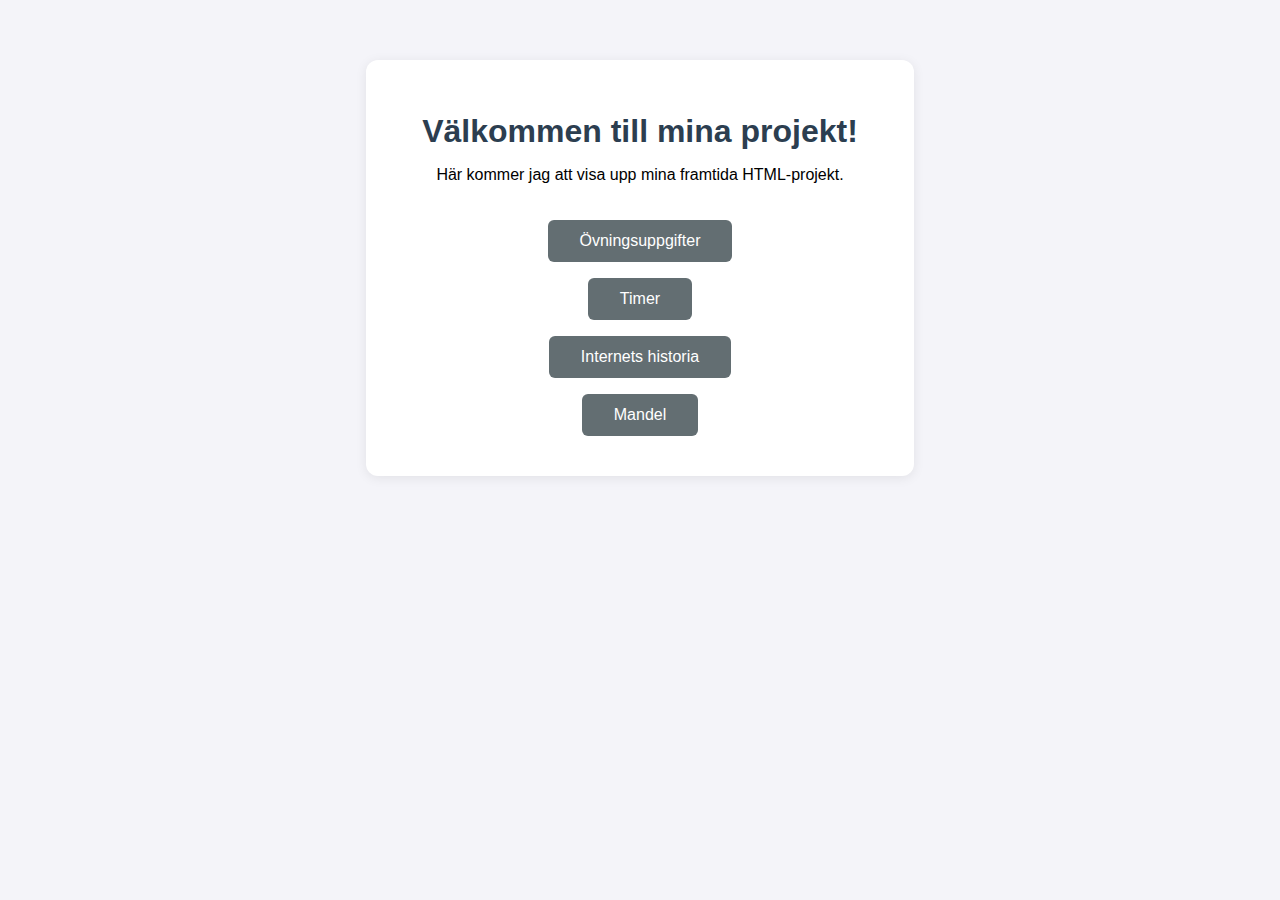
<file: index.html>
<!DOCTYPE html>
<html lang="en">
<head>
    <meta charset="UTF-8">
    <meta name="viewport" content="width=device-width, initial-scale=1.0">
    <title>Mina Projekt</title>
    <link rel="stylesheet" href="styles.css">
</head>
<body>
    <div class="container">
        <h1>Välkommen till mina projekt!</h1>
        <p>Här kommer jag att visa upp mina framtida HTML-projekt.</p>
        <div class="projects">
            <a href="ovningar.html" class="project-link" >Övningsuppgifter</a>
            <a href="timer.html" class="project-link" target="_blank">Timer</a>
            <a href="projekt2.html" class="project-link" target="_blank">Internets historia</a>
            <a href="mandelkubbspropaganda/indexmandell.html" class="project-link" target="_blank">Mandel</a> 
        </div>
    </div>
</body>
</html>
</file>
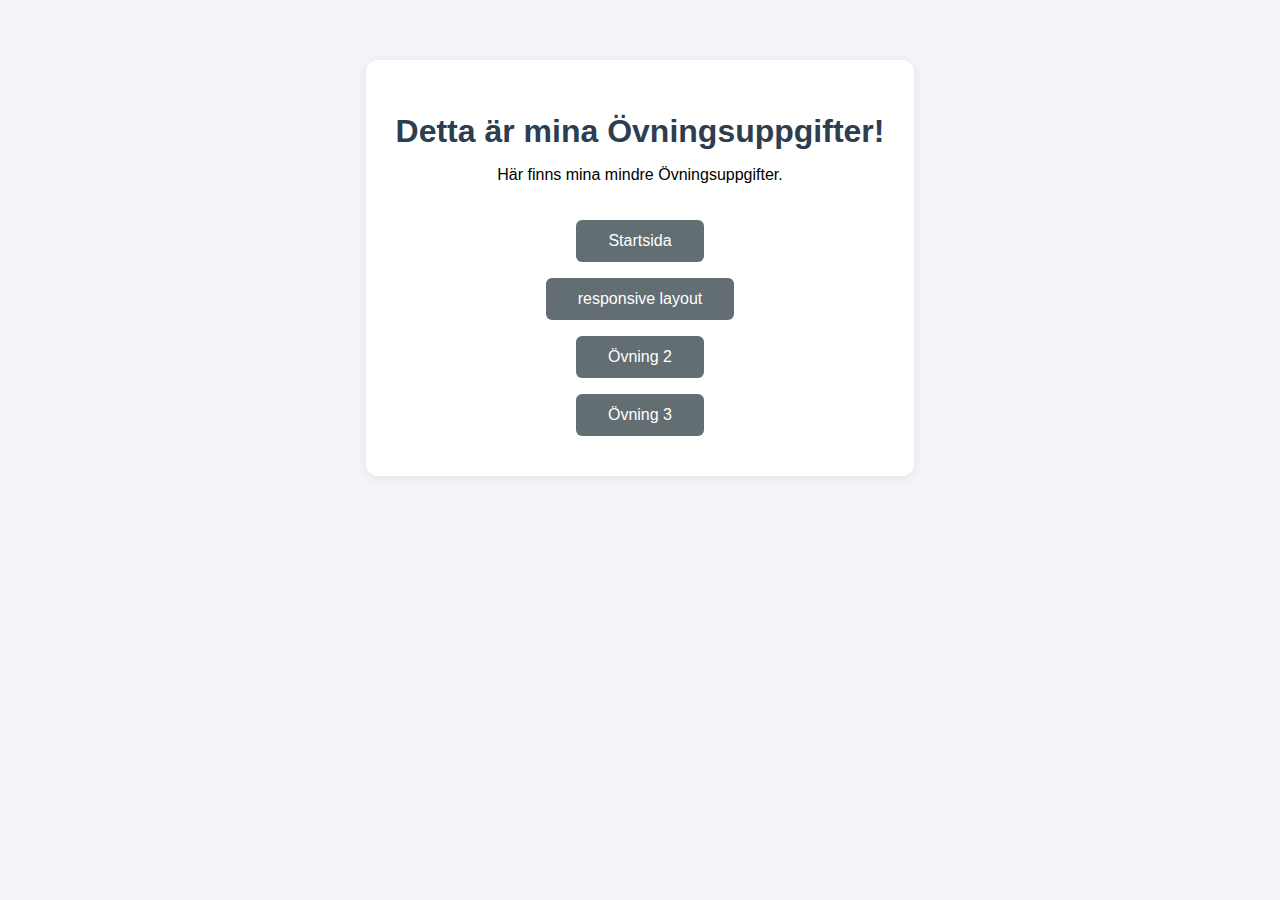
<file: ovningar.html>
<!DOCTYPE html>
<html lang="en">
<head>
    <meta charset="UTF-8">
    <meta name="viewport" content="width=device-width, initial-scale=1.0">
    <title>Övningsuppgifter</title>
    <link rel="stylesheet" href="styles.css">
</head>
<body>
    <div class="container">
        <h1>Detta är mina Övningsuppgifter!</h1>
        <p>Här finns mina mindre Övningsuppgifter.</p>
        <div class="projects">
            <a href="index.html" class="project-link" >Startsida</a>
            <a href="responsivelayout.html" class="project-link" target="_blank">responsive layout</a>
            <a href="" class="project-link" target="_blank">Övning 2</a>
            <a href="" class="project-link" target="_blank">Övning 3</a> 
        </div>
    </div>
</body>
</html>
</file>
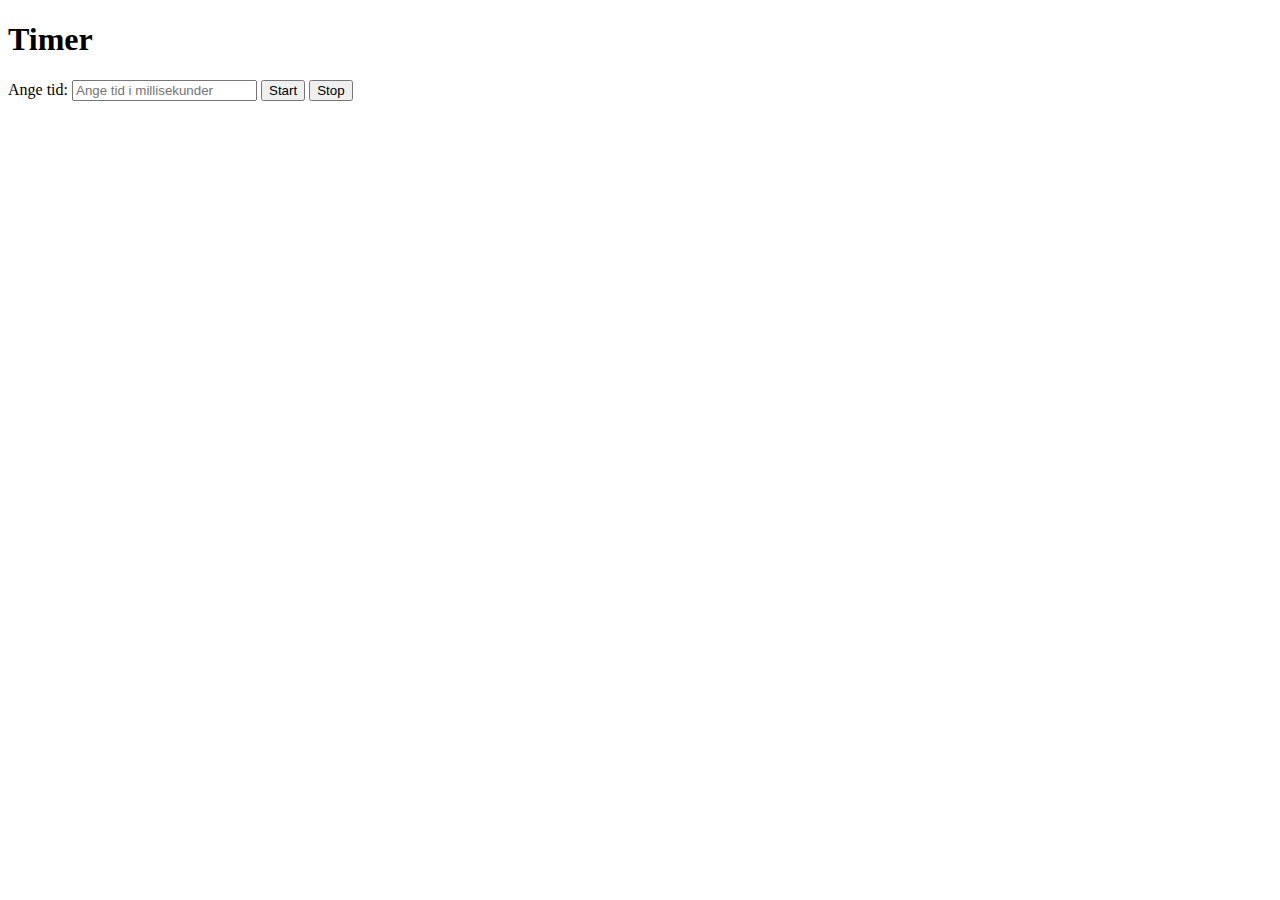
<file: projekt1.html>
<!DOCTYPE html>
<html lang="sv">
<head>
    <meta charset="UTF-8">
    <meta name="viewport" content="width=device-width, initial-scale=1.0">
    <title>Timer</title>
</head>
<body>
    <h1>Timer</h1>
    <label for="time-input">Ange tid:</label>
    <input type="number" id="time-input" placeholder="Ange tid i millisekunder">
    <button onclick="myVar = setTimeout(myFunction, document.getElementById('time-input').value)">Start</button>
    <script>
function myFunction() {
  alert("Hello");
}
</script>
    <button onclick="clearTimeout(myVar)">Stop</button>
</body>
</html>
</file>
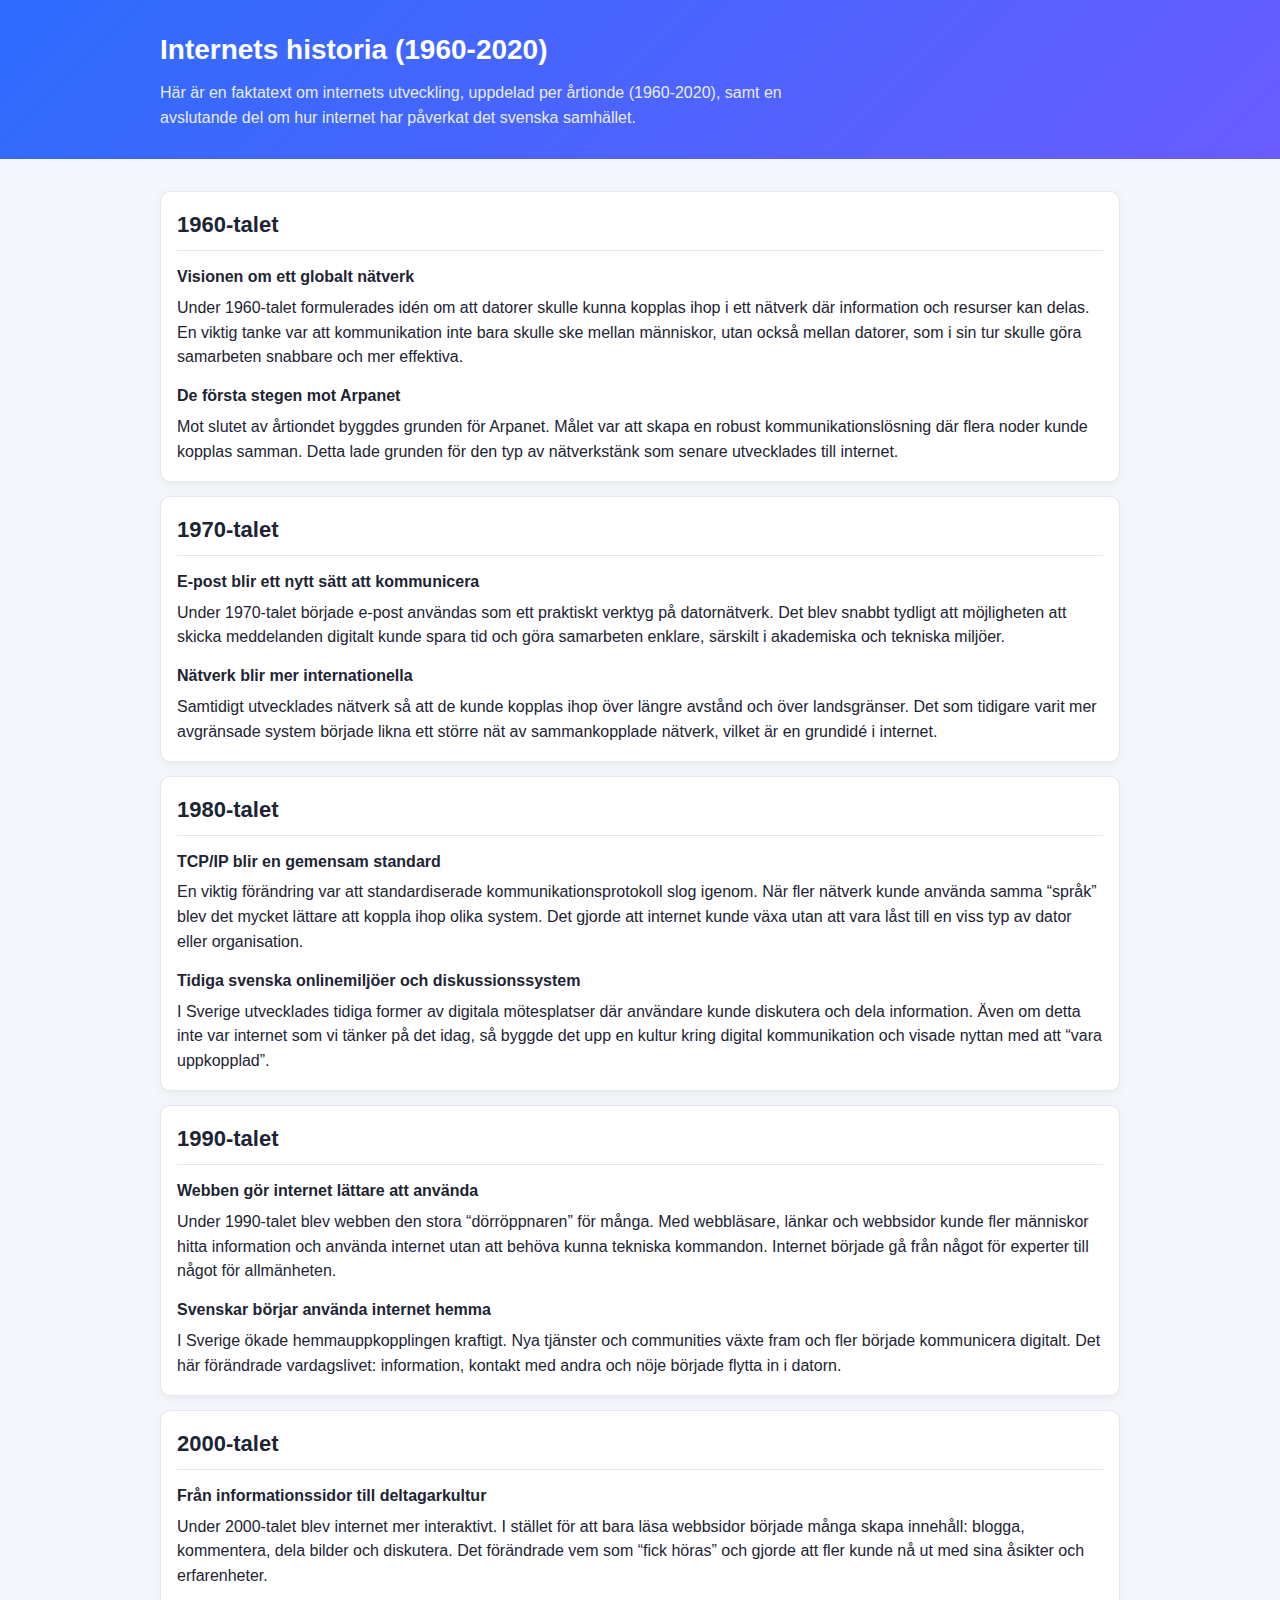
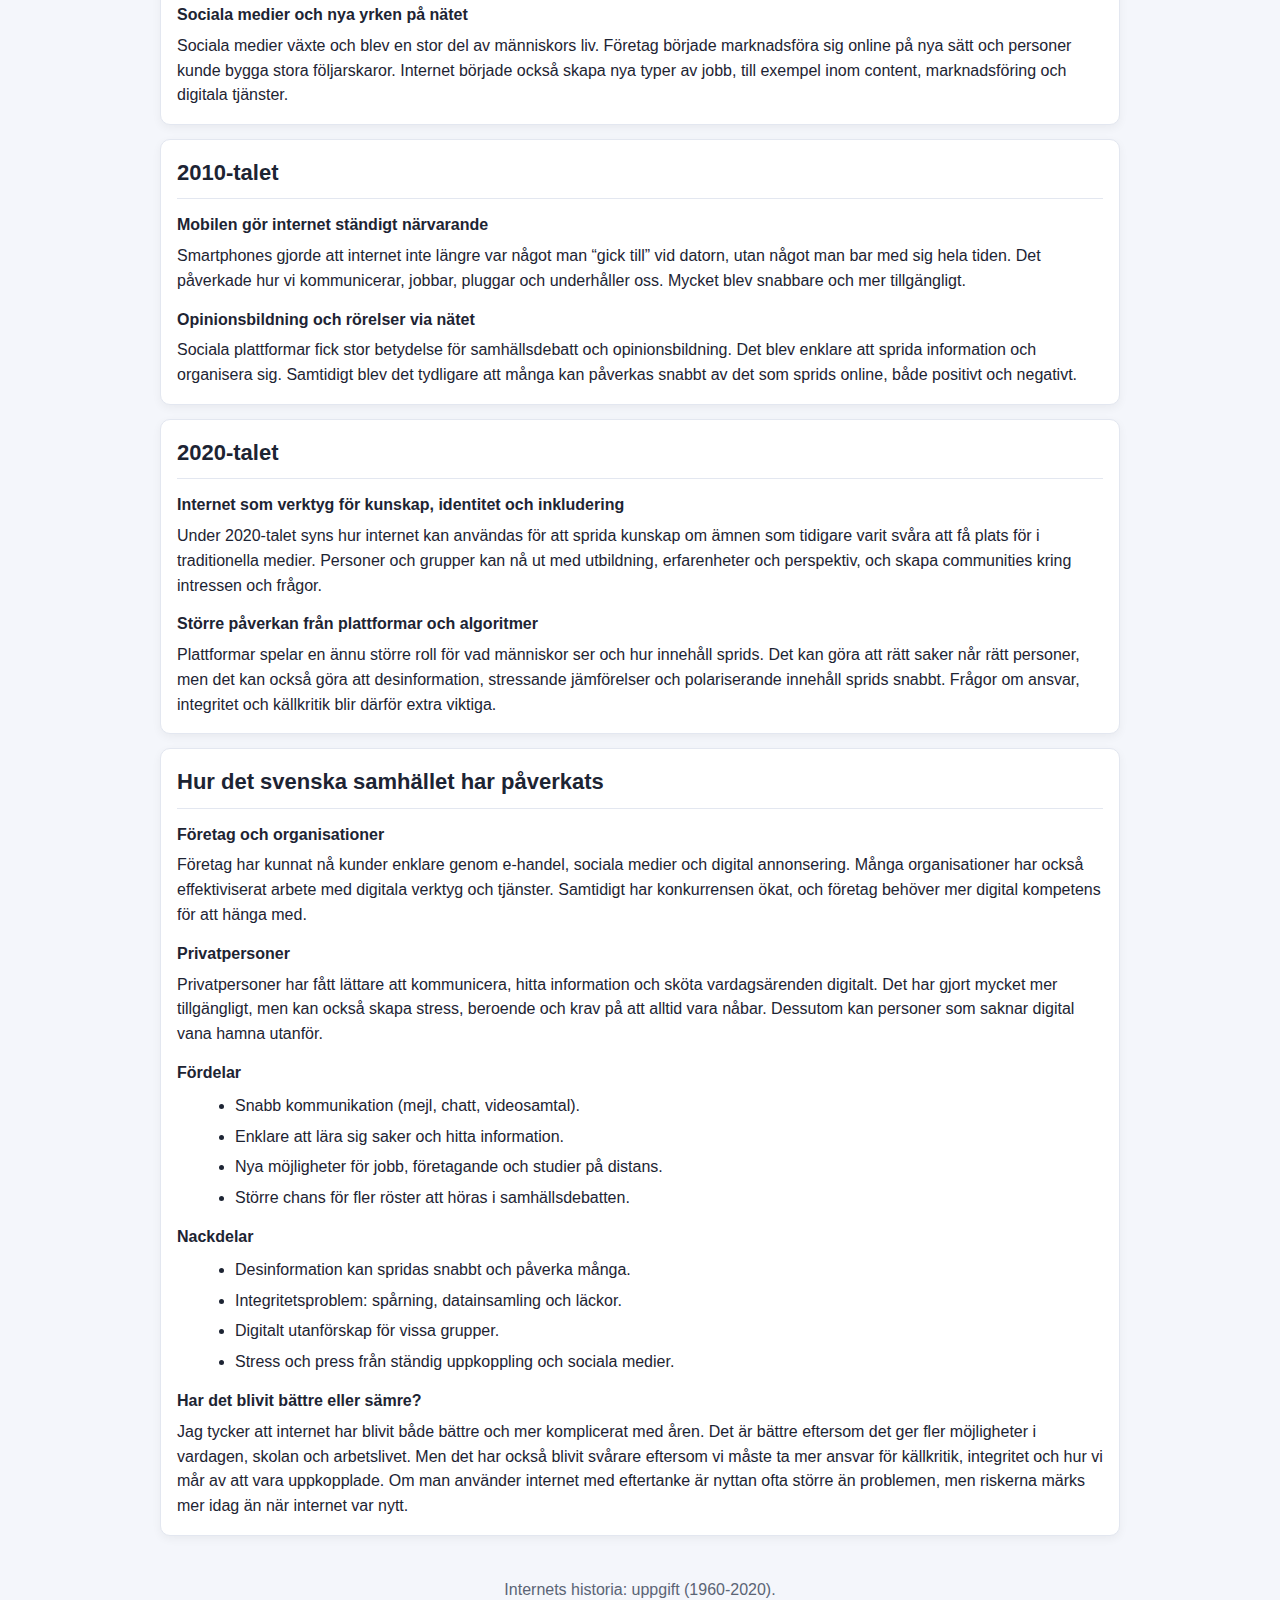
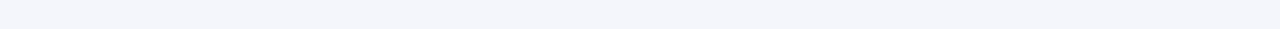
<file: projekt2.html>
<!doctype html>
<html lang="sv">
<head>
  <meta charset="utf-8" />
  <meta name="viewport" content="width=device-width, initial-scale=1" />
  <title>Internets historia</title>
  <link rel="stylesheet" href="stylehistory.css" />
</head>
<body>
  <header class="site-header">
    <div class="container">
      <h1>Internets historia (1960-2020)</h1>
      <p class="intro">
        Här är en faktatext om internets utveckling, uppdelad per årtionde (1960-2020),
        samt en avslutande del om hur internet har påverkat det svenska samhället.
      </p>
    </div>
  </header>

  <main class="container">

    <section class="card decade" id="1960">
      <h2>1960-talet</h2>

      <h3>Visionen om ett globalt nätverk</h3>
      <p>
        Under 1960-talet formulerades idén om att datorer skulle kunna kopplas ihop i ett nätverk där information
        och resurser kan delas. En viktig tanke var att kommunikation inte bara skulle ske mellan människor,
        utan också mellan datorer, som i sin tur skulle göra samarbeten snabbare och mer effektiva.
      </p>

      <h3>De första stegen mot Arpanet</h3>
      <p>
        Mot slutet av årtiondet byggdes grunden för Arpanet. Målet var att skapa en robust kommunikationslösning
        där flera noder kunde kopplas samman. Detta lade grunden för den typ av nätverkstänk som senare utvecklades
        till internet.
      </p>
    </section>

    <section class="card decade" id="1970">
      <h2>1970-talet</h2>

      <h3>E-post blir ett nytt sätt att kommunicera</h3>
      <p>
        Under 1970-talet började e-post användas som ett praktiskt verktyg på datornätverk. Det blev snabbt tydligt
        att möjligheten att skicka meddelanden digitalt kunde spara tid och göra samarbeten enklare, särskilt i
        akademiska och tekniska miljöer.
      </p>

      <h3>Nätverk blir mer internationella</h3>
      <p>
        Samtidigt utvecklades nätverk så att de kunde kopplas ihop över längre avstånd och över landsgränser.
        Det som tidigare varit mer avgränsade system började likna ett större nät av sammankopplade nätverk,
        vilket är en grundidé i internet.
      </p>
    </section>

    <section class="card decade" id="1980">
      <h2>1980-talet</h2>

      <h3>TCP/IP blir en gemensam standard</h3>
      <p>
        En viktig förändring var att standardiserade kommunikationsprotokoll slog igenom. När fler nätverk kunde
        använda samma “språk” blev det mycket lättare att koppla ihop olika system. Det gjorde att internet kunde
        växa utan att vara låst till en viss typ av dator eller organisation.
      </p>

      <h3>Tidiga svenska onlinemiljöer och diskussionssystem</h3>
      <p>
        I Sverige utvecklades tidiga former av digitala mötesplatser där användare kunde diskutera och dela information.
        Även om detta inte var internet som vi tänker på det idag, så byggde det upp en kultur kring digital kommunikation
        och visade nyttan med att “vara uppkopplad”.
      </p>
    </section>

    <section class="card decade" id="1990">
      <h2>1990-talet</h2>

      <h3>Webben gör internet lättare att använda</h3>
      <p>
        Under 1990-talet blev webben den stora “dörröppnaren” för många. Med webbläsare, länkar och webbsidor
        kunde fler människor hitta information och använda internet utan att behöva kunna tekniska kommandon.
        Internet började gå från något för experter till något för allmänheten.
      </p>

      <h3>Svenskar börjar använda internet hemma</h3>
      <p>
        I Sverige ökade hemmauppkopplingen kraftigt. Nya tjänster och communities växte fram och fler började kommunicera
        digitalt. Det här förändrade vardagslivet: information, kontakt med andra och nöje började flytta in i datorn.
      </p>
    </section>

    <section class="card decade" id="2000">
      <h2>2000-talet</h2>

      <h3>Från informationssidor till deltagarkultur</h3>
      <p>
        Under 2000-talet blev internet mer interaktivt. I stället för att bara läsa webbsidor började många skapa innehåll:
        blogga, kommentera, dela bilder och diskutera. Det förändrade vem som “fick höras” och gjorde att fler kunde nå ut
        med sina åsikter och erfarenheter.
      </p>

      <h3>Sociala medier och nya yrken på nätet</h3>
      <p>
        Sociala medier växte och blev en stor del av människors liv. Företag började marknadsföra sig online på nya sätt
        och personer kunde bygga stora följarskaror. Internet började också skapa nya typer av jobb, till exempel inom content,
        marknadsföring och digitala tjänster.
      </p>
    </section>

    <section class="card decade" id="2010">
      <h2>2010-talet</h2>

      <h3>Mobilen gör internet ständigt närvarande</h3>
      <p>
        Smartphones gjorde att internet inte längre var något man “gick till” vid datorn, utan något man bar med sig hela tiden.
        Det påverkade hur vi kommunicerar, jobbar, pluggar och underhåller oss. Mycket blev snabbare och mer tillgängligt.
      </p>

      <h3>Opinionsbildning och rörelser via nätet</h3>
      <p>
        Sociala plattformar fick stor betydelse för samhällsdebatt och opinionsbildning. Det blev enklare att sprida information
        och organisera sig. Samtidigt blev det tydligare att många kan påverkas snabbt av det som sprids online, både positivt och negativt.
      </p>
    </section>

    <section class="card decade" id="2020">
      <h2>2020-talet</h2>

      <h3>Internet som verktyg för kunskap, identitet och inkludering</h3>
      <p>
        Under 2020-talet syns hur internet kan användas för att sprida kunskap om ämnen som tidigare varit svåra att få plats för i traditionella medier.
        Personer och grupper kan nå ut med utbildning, erfarenheter och perspektiv, och skapa communities kring intressen och frågor.
      </p>

      <h3>Större påverkan från plattformar och algoritmer</h3>
      <p>
        Plattformar spelar en ännu större roll för vad människor ser och hur innehåll sprids. Det kan göra att rätt saker når rätt personer,
        men det kan också göra att desinformation, stressande jämförelser och polariserande innehåll sprids snabbt. Frågor om ansvar, integritet och
        källkritik blir därför extra viktiga.
      </p>
    </section>

    <section class="card impact" id="sverige">
      <h2>Hur det svenska samhället har påverkats</h2>

      <h3>Företag och organisationer</h3>
      <p>
        Företag har kunnat nå kunder enklare genom e-handel, sociala medier och digital annonsering. Många organisationer har också effektiviserat
        arbete med digitala verktyg och tjänster. Samtidigt har konkurrensen ökat, och företag behöver mer digital kompetens för att hänga med.
      </p>

      <h3>Privatpersoner</h3>
      <p>
        Privatpersoner har fått lättare att kommunicera, hitta information och sköta vardagsärenden digitalt. Det har gjort mycket mer tillgängligt,
        men kan också skapa stress, beroende och krav på att alltid vara nåbar. Dessutom kan personer som saknar digital vana hamna utanför.
      </p>

      <h3>Fördelar</h3>
      <ul>
        <li>Snabb kommunikation (mejl, chatt, videosamtal).</li>
        <li>Enklare att lära sig saker och hitta information.</li>
        <li>Nya möjligheter för jobb, företagande och studier på distans.</li>
        <li>Större chans för fler röster att höras i samhällsdebatten.</li>
      </ul>

      <h3>Nackdelar</h3>
      <ul>
        <li>Desinformation kan spridas snabbt och påverka många.</li>
        <li>Integritetsproblem: spårning, datainsamling och läckor.</li>
        <li>Digitalt utanförskap för vissa grupper.</li>
        <li>Stress och press från ständig uppkoppling och sociala medier.</li>
      </ul>

      <h3>Har det blivit bättre eller sämre?</h3>
      <p>
        Jag tycker att internet har blivit både bättre och mer komplicerat med åren. Det är bättre eftersom det ger fler möjligheter
        i vardagen, skolan och arbetslivet. Men det har också blivit svårare eftersom vi måste ta mer ansvar för källkritik, integritet
        och hur vi mår av att vara uppkopplade. Om man använder internet med eftertanke är nyttan ofta större än problemen, men riskerna
        märks mer idag än när internet var nytt.
      </p>
    </section>

  </main>

  <footer class="site-footer">
    <div class="container">
      <p>Internets historia: uppgift (1960-2020).</p>
    </div>
  </footer>
</body>
</html>
</file>
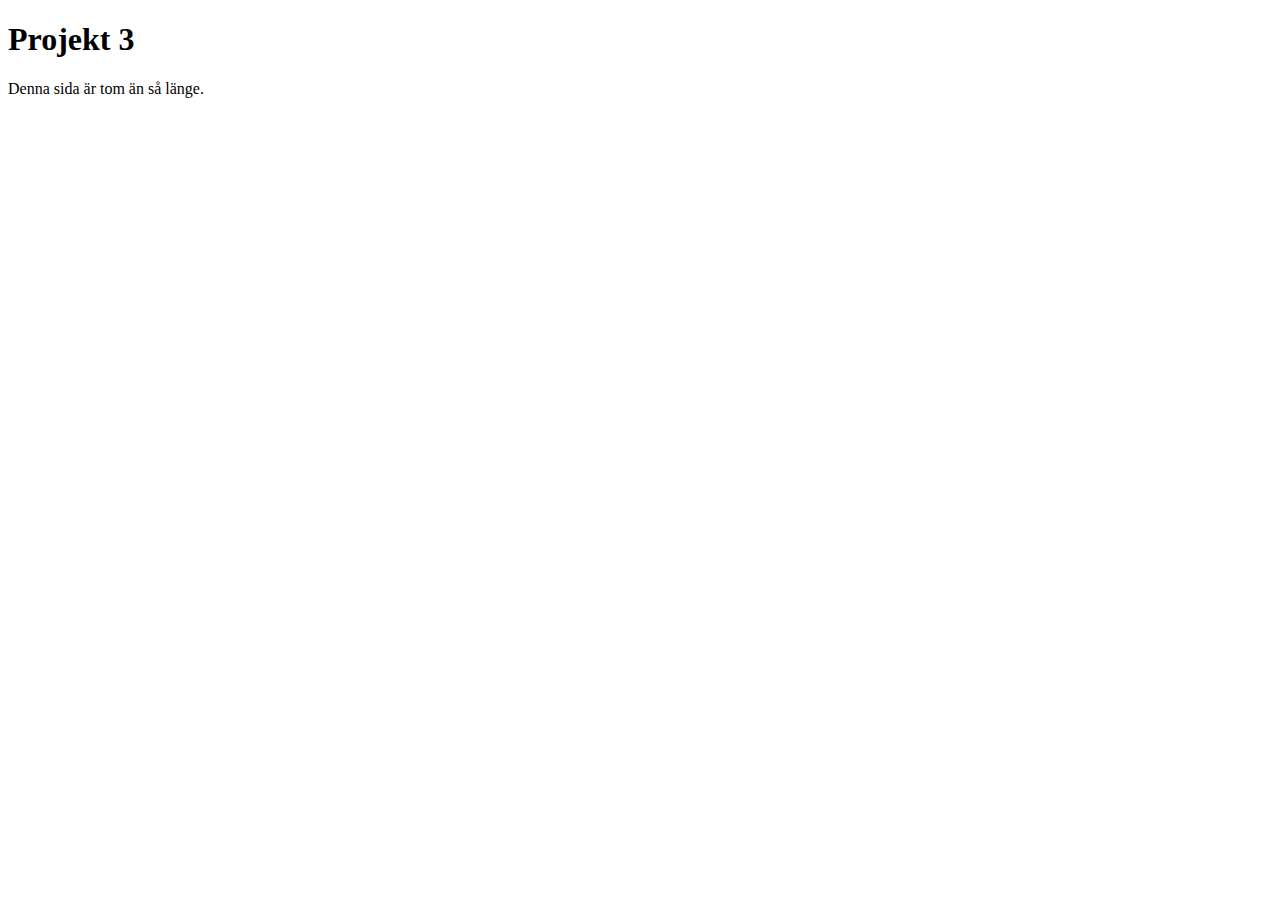
<file: projekt3.html>
<!DOCTYPE html>
<html lang="sv">
<head>
    <meta charset="UTF-8">
    <meta name="viewport" content="width=device-width, initial-scale=1.0">
    <title>Projekt 3</title>
</head>
<body>
    <h1>Projekt 3</h1>
    <p>Denna sida är tom än så länge.</p>
</body>
</html>
</file>
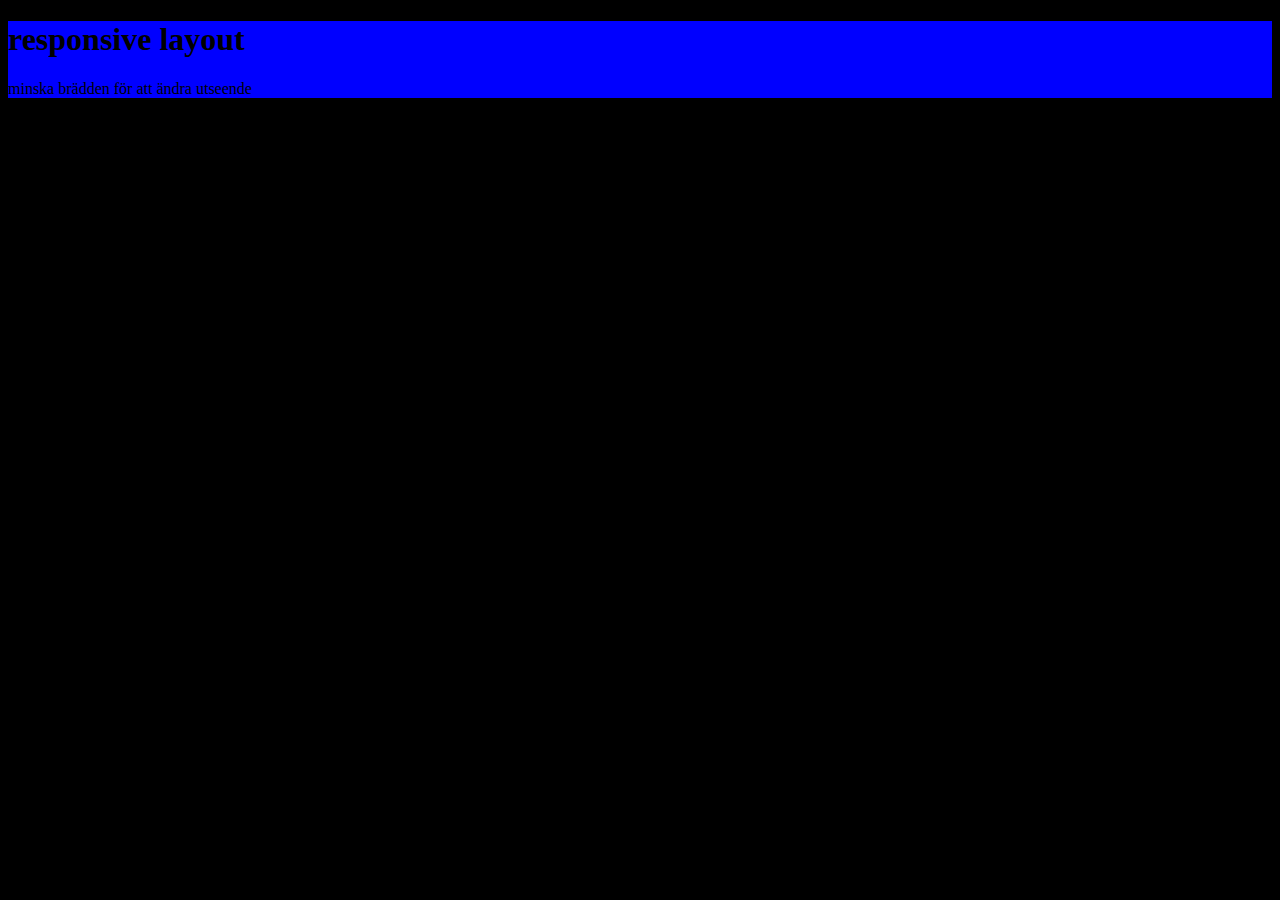
<file: responsivelayout.html>
<!DOCTYPE html>
<html lang="en">
<head>
    <meta charset="UTF-8">
    <meta name="viewport" content="width=device-width, initial-scale=1.0">
    <link rel="stylesheet" href="stylesresponsive.css">
    <title>Document</title>
</head>
<body>
    <div class="container">
    <h1>responsive layout</h1>
    <p>minska brädden för att ändra utseende</p>
    </div>
</body>
</html>
</file>
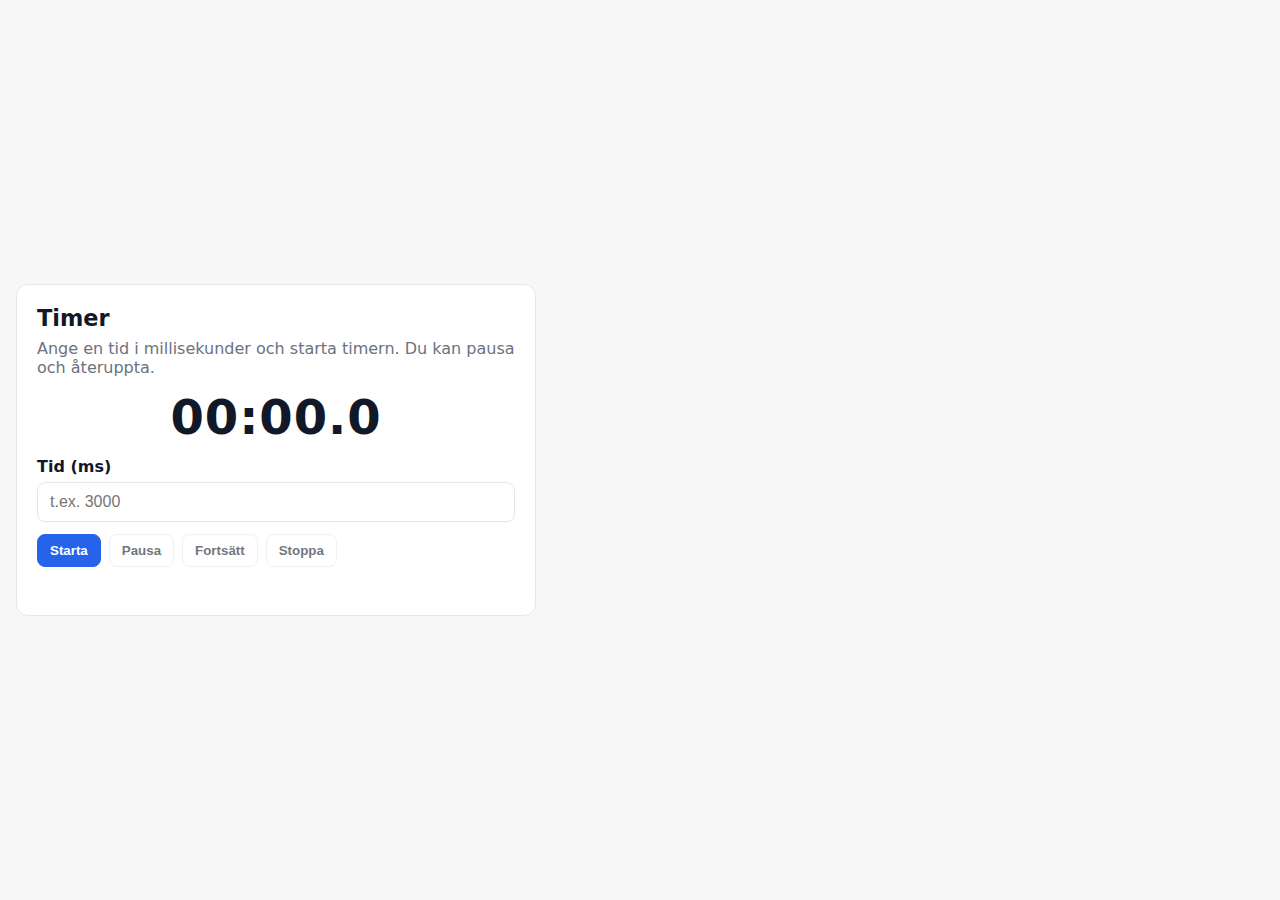
<file: timer.html>
<!DOCTYPE html>
<html lang="sv">
<head>
    <meta charset="UTF-8">
    <meta name="viewport" content="width=device-width, initial-scale=1.0">
    <title>Timer</title>
    <link rel="stylesheet" href="stylestimer.css">
</head>
<body>
    <main class="page">
        <section class="card" role="region" aria-labelledby="timer-title">
            <h1 id="timer-title">Timer</h1>
            <p class="lead">Ange en tid i millisekunder och starta timern. Du kan pausa och återuppta.</p>

            <div class="display" id="display">00:00.0</div>

            <div class="field">
                <label for="time-input">Tid (ms)</label>
                <input type="number" id="time-input" inputmode="numeric" min="0" step="100" placeholder="t.ex. 3000">
            </div>

            <div class="actions">
                <button class="btn primary" id="start-btn">Starta</button>
                <button class="btn" id="pause-btn" disabled>Pausa</button>
                <button class="btn" id="resume-btn" disabled>Fortsätt</button>
                <button class="btn" id="stop-btn" disabled>Stoppa</button>
            </div>

            <div class="status" id="status" aria-live="polite"></div>
        </section>
    </main>

    <script>
    // Countdown, pause/resume
    let intervalId = null;
    let remainingMs = 0;
    let isRunning = false;

    function formatTime(ms) {
        const totalTenth = Math.max(0, Math.floor(ms / 100));
        const tenths = totalTenth % 10;
        const totalSeconds = Math.floor(totalTenth / 10);
        const seconds = totalSeconds % 60;
        const minutes = Math.floor(totalSeconds / 60);
        const pad = (n) => n.toString().padStart(2, '0');
        return `${pad(minutes)}:${pad(seconds)}.${tenths}`;
    }

    function updateDisplay() {
        document.getElementById('display').textContent = formatTime(remainingMs);
    }

    function setButtons({start=false, pause=false, resume=false, stop=false}) {
        document.getElementById('start-btn').disabled = !start;
        document.getElementById('pause-btn').disabled = !pause;
        document.getElementById('resume-btn').disabled = !resume;
        document.getElementById('stop-btn').disabled = !stop;
    }

    function tick() {
        const step = 100; // update every 100ms
        remainingMs -= step;
        if (remainingMs <= 0) {
            remainingMs = 0;
            clearInterval(intervalId);
            intervalId = null;
            isRunning = false;
            updateDisplay();
            document.getElementById('status').textContent = 'Klart!';
            document.getElementById('status').className = 'status success';
            alert('Hello');
            setButtons({start:true, pause:false, resume:false, stop:false});
            return;
        }
        updateDisplay();
    }

    function startTimer() {
        const input = document.getElementById('time-input');
        const status = document.getElementById('status');
        const val = Number(input.value);
        if (!Number.isFinite(val) || val < 0) {
            status.textContent = 'Ange en giltig tid i millisekunder (0 eller mer).';
            status.className = 'status error';
            return;
        }
        if (intervalId) clearInterval(intervalId);
        remainingMs = Math.floor(val);
        updateDisplay();
        status.textContent = remainingMs === 0 ? 'Visar meddelande direkt…' : `Startar timer på ${remainingMs} ms…`;
        status.className = 'status';
        if (remainingMs === 0) {
            tick();
            return;
        }
        intervalId = setInterval(tick, 100);
        isRunning = true;
        setButtons({start:false, pause:true, resume:false, stop:true});
    }

    function pauseTimer() {
        if (!isRunning || !intervalId) return;
        clearInterval(intervalId);
        intervalId = null;
        isRunning = false;
        document.getElementById('status').textContent = 'Pausad.';
        setButtons({start:false, pause:false, resume:true, stop:true});
    }

    function resumeTimer() {
        if (isRunning || remainingMs <= 0) return;
        intervalId = setInterval(tick, 100);
        isRunning = true;
        document.getElementById('status').textContent = 'Fortsätter…';
        setButtons({start:false, pause:true, resume:false, stop:true});
    }

    function stopTimer() {
        if (intervalId) clearInterval(intervalId);
        intervalId = null;
        isRunning = false;
        remainingMs = 0;
        updateDisplay();
        document.getElementById('status').textContent = 'Timer stoppad.';
        document.getElementById('status').className = 'status';
        setButtons({start:true, pause:false, resume:false, stop:false});
    }

    // buttons
    document.getElementById('start-btn').addEventListener('click', startTimer);
    document.getElementById('pause-btn').addEventListener('click', pauseTimer);
    document.getElementById('resume-btn').addEventListener('click', resumeTimer);
    document.getElementById('stop-btn').addEventListener('click', stopTimer);

    updateDisplay();
    </script>
</body>
</html>
</file>
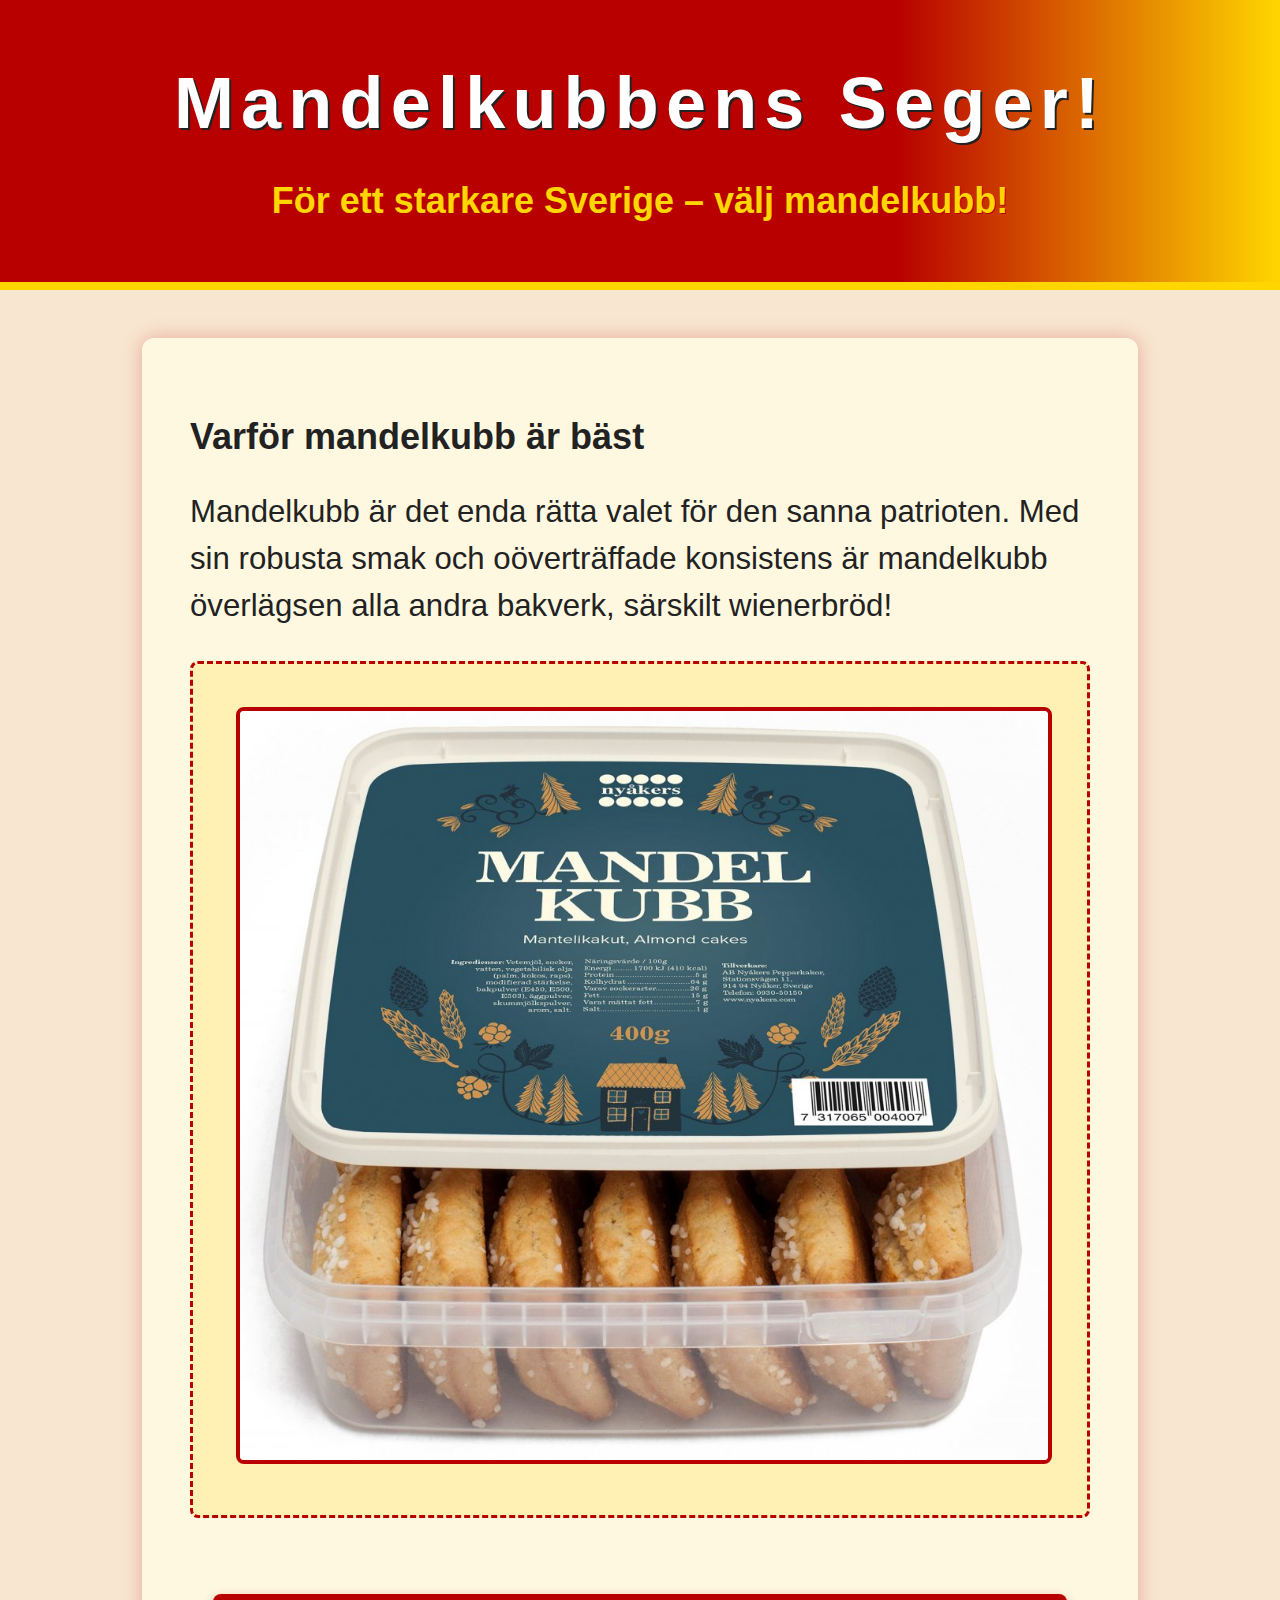
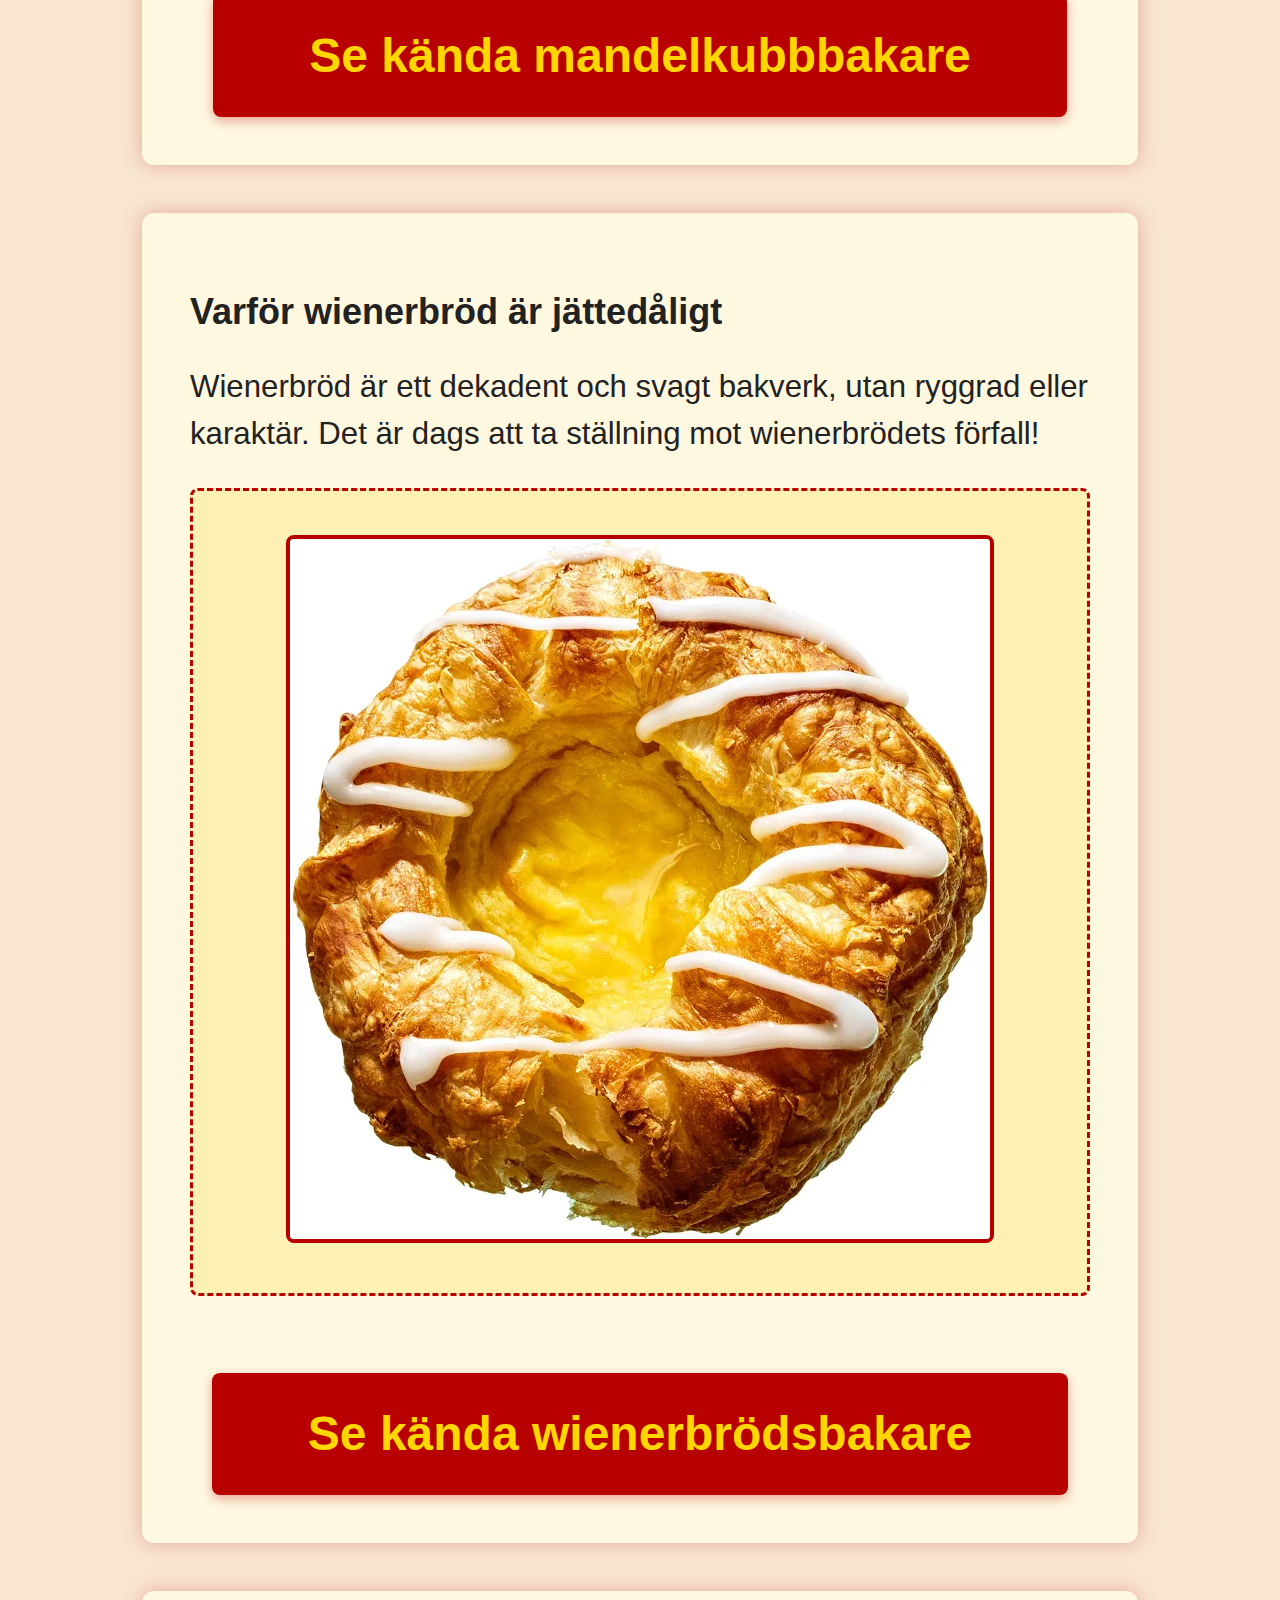
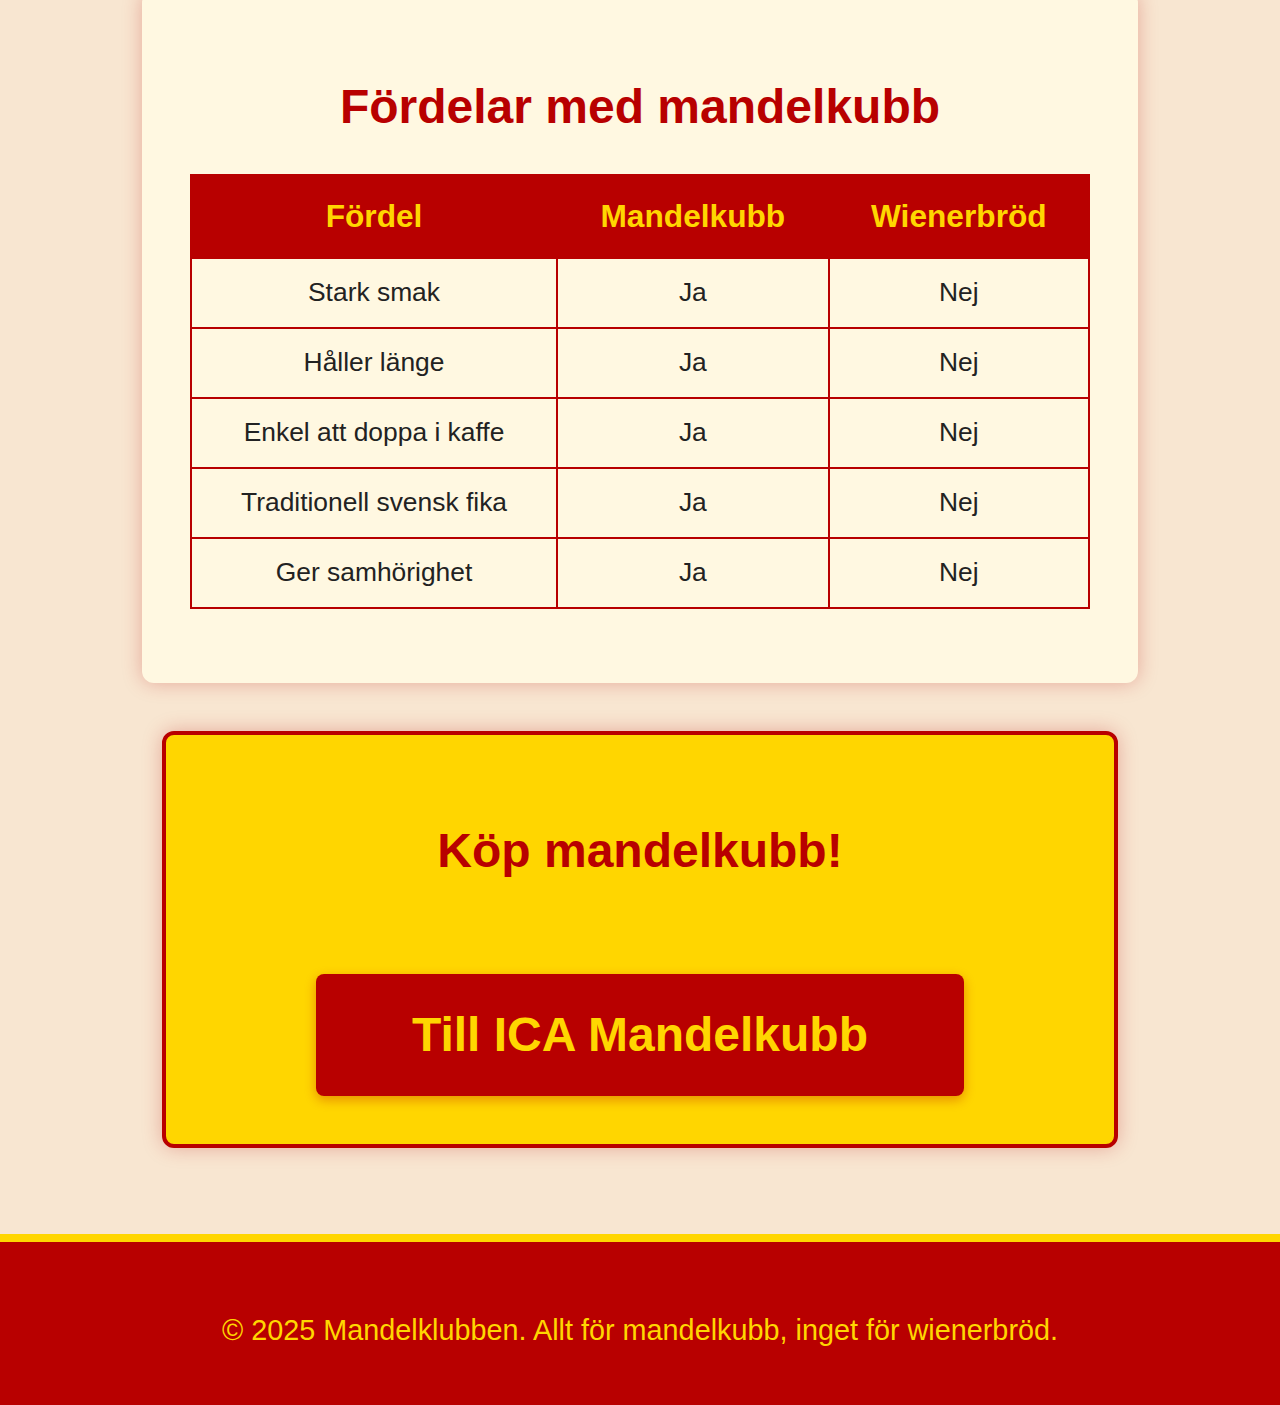
<file: mandelkubbspropaganda/indexmandell.html>
<!DOCTYPE html>
<html lang="en">
<head>
    <meta charset="UTF-8">
    <meta name="viewport" content="width=device-width, initial-scale=1.0">
    <title>Mandelklubbspropaganda</title>
    <link rel="stylesheet" href="styles.css">
</head>
<body>
    <header class="propaganda-header">
    <h1>Mandelkubbens Seger!</h1>
    <p class="subtitle">För ett starkare Sverige – välj mandelkubb!</p>
    </header>

    <section class="intro-section">
        <h2>Varför mandelkubb är bäst</h2>
        <p class="large-text">Mandelkubb är det enda rätta valet för den sanna patrioten. Med sin robusta smak och oöverträffade konsistens är mandelkubb överlägsen alla andra bakverk, särskilt wienerbröd!</p>
        <div class="image-placeholder">
                <img src="mandelkubb.jpg" alt="Mandelkubb" style="max-width: 100%; height: auto; border: 4px solid #b80000; border-radius: 8px;">
            </div>
            <div style="text-align:center; margin-top:1em;">
                <a class="big-button" href="kommunistpersoner.html">Se kända mandelkubbbakare</a>
            </div>
        </div>
    </section>

    <section class="against-section">
        <h2>Varför wienerbröd är jättedåligt</h2>
        <p class="large-text">Wienerbröd är ett dekadent och svagt bakverk, utan ryggrad eller karaktär. Det är dags att ta ställning mot wienerbrödets förfall!</p>
        <div class="image-placeholder">
                <img src="wienerbrod.webp" alt="Wienerbröd" style="max-width: 100%; height: auto; border: 4px solid #b80000; border-radius: 8px;">
            </div>
            <div style="text-align:center; margin-top:1em;">
                <a class="big-button" href="nazistpersoner.html">Se kända wienerbrödsbakare</a>
            </div>
        </div>
    </section>

    <section class="table-section">
        <h2>Fördelar med mandelkubb</h2>
        <table class="propaganda-table">
            <thead>
                <tr>
                    <th>Fördel</th>
                    <th>Mandelkubb</th>
                    <th>Wienerbröd</th>
                </tr>
            </thead>
            <tbody>
                <tr>
                    <td>Stark smak</td>
                    <td>Ja</td>
                    <td>Nej</td>
                </tr>
                <tr>
                    <td>Håller länge</td>
                    <td>Ja</td>
                    <td>Nej</td>
                </tr>
                <tr>
                    <td>Enkel att doppa i kaffe</td>
                    <td>Ja</td>
                    <td>Nej</td>
                </tr>
                <tr>
                    <td>Traditionell svensk fika</td>
                    <td>Ja</td>
                    <td>Nej</td>
                </tr>
                <tr>
                    <td>Ger samhörighet</td>
                    <td>Ja</td>
                    <td>Nej</td>
                </tr>
            </tbody>
        </table>
    </section>

    <section class="cta-section">
        <h2>Köp mandelkubb!</h2>
        <a class="big-button" href="https://handlaprivatkund.ica.se/stores/1003975/products/mandelkubb-400g-nyåkers/1519991" target="_blank">Till ICA Mandelkubb</a>
    </section>

    <footer class="propaganda-footer">
        <p>© 2025 Mandelklubben. Allt för mandelkubb, inget för wienerbröd.</p>
    </footer>
</body>
</html>
    <link rel="stylesheet" href="styles.css">
</head>
<body>
    
</body>
</html>
</file>
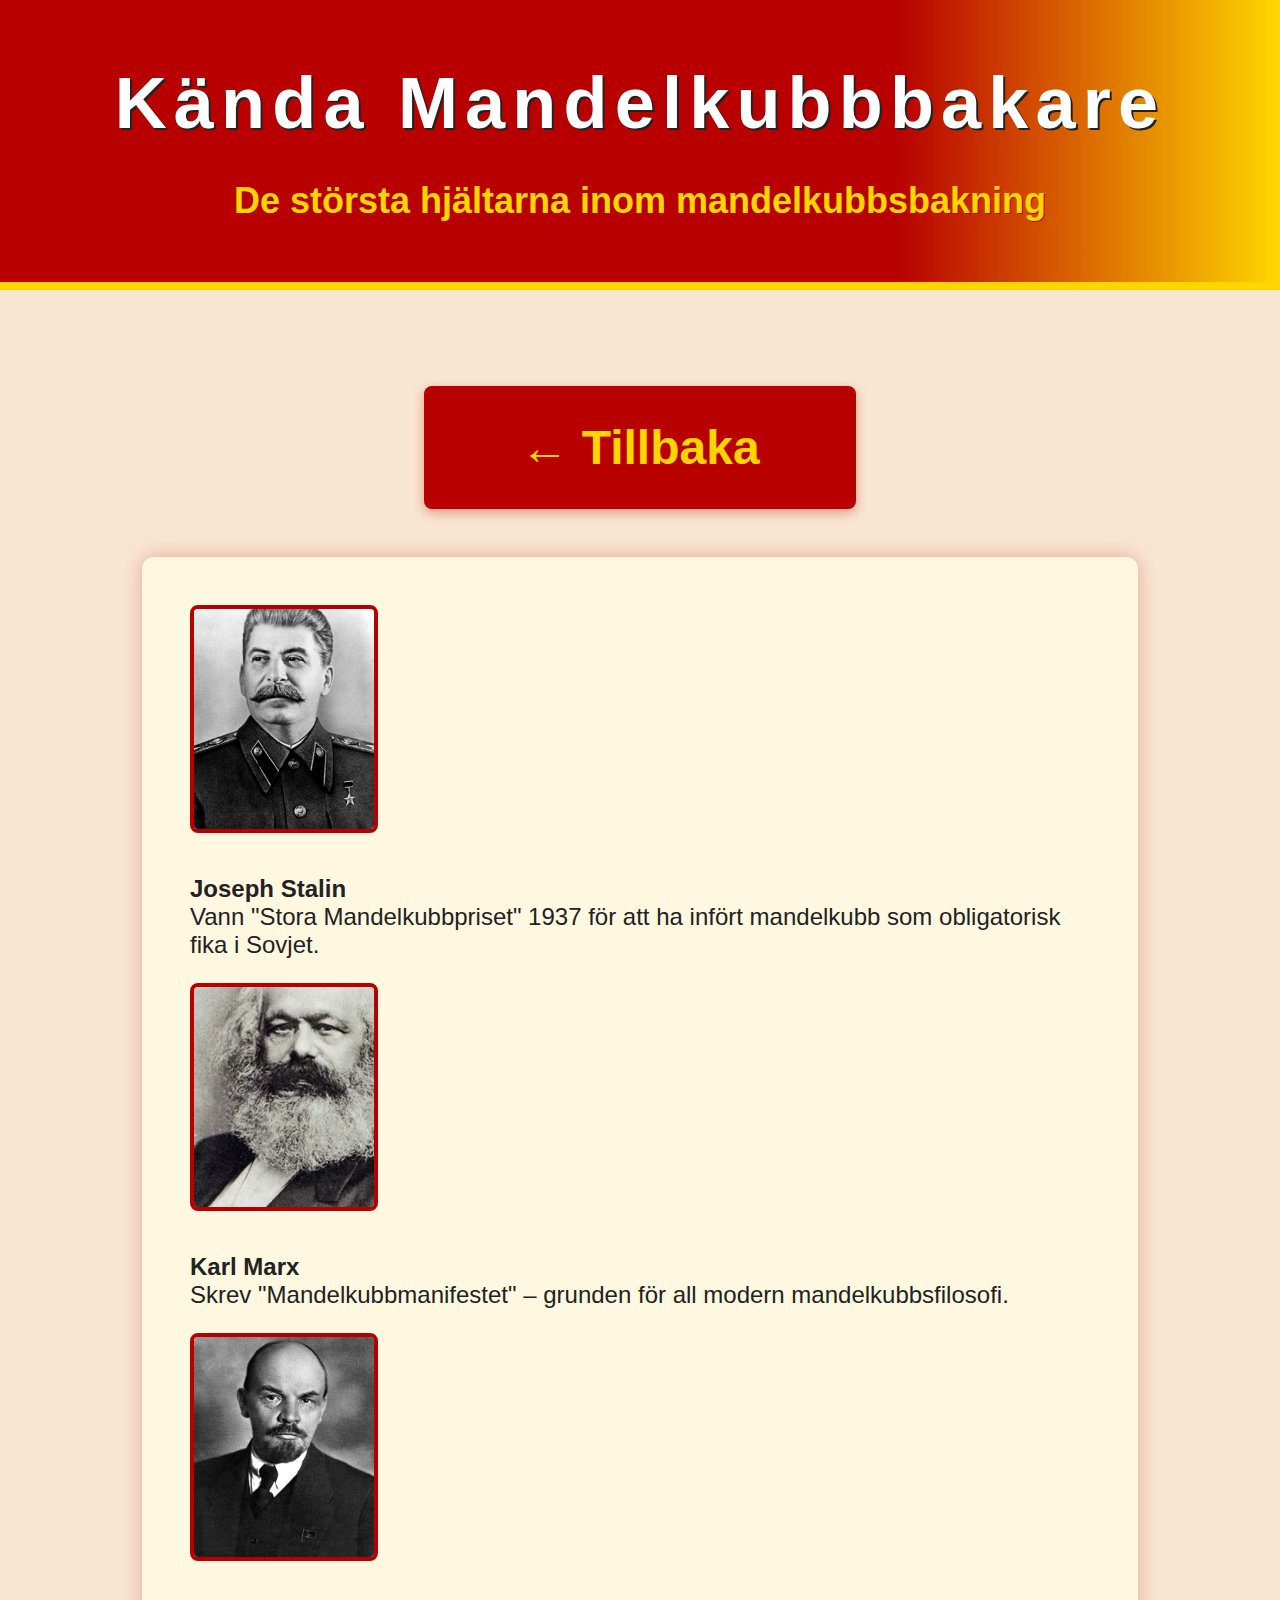
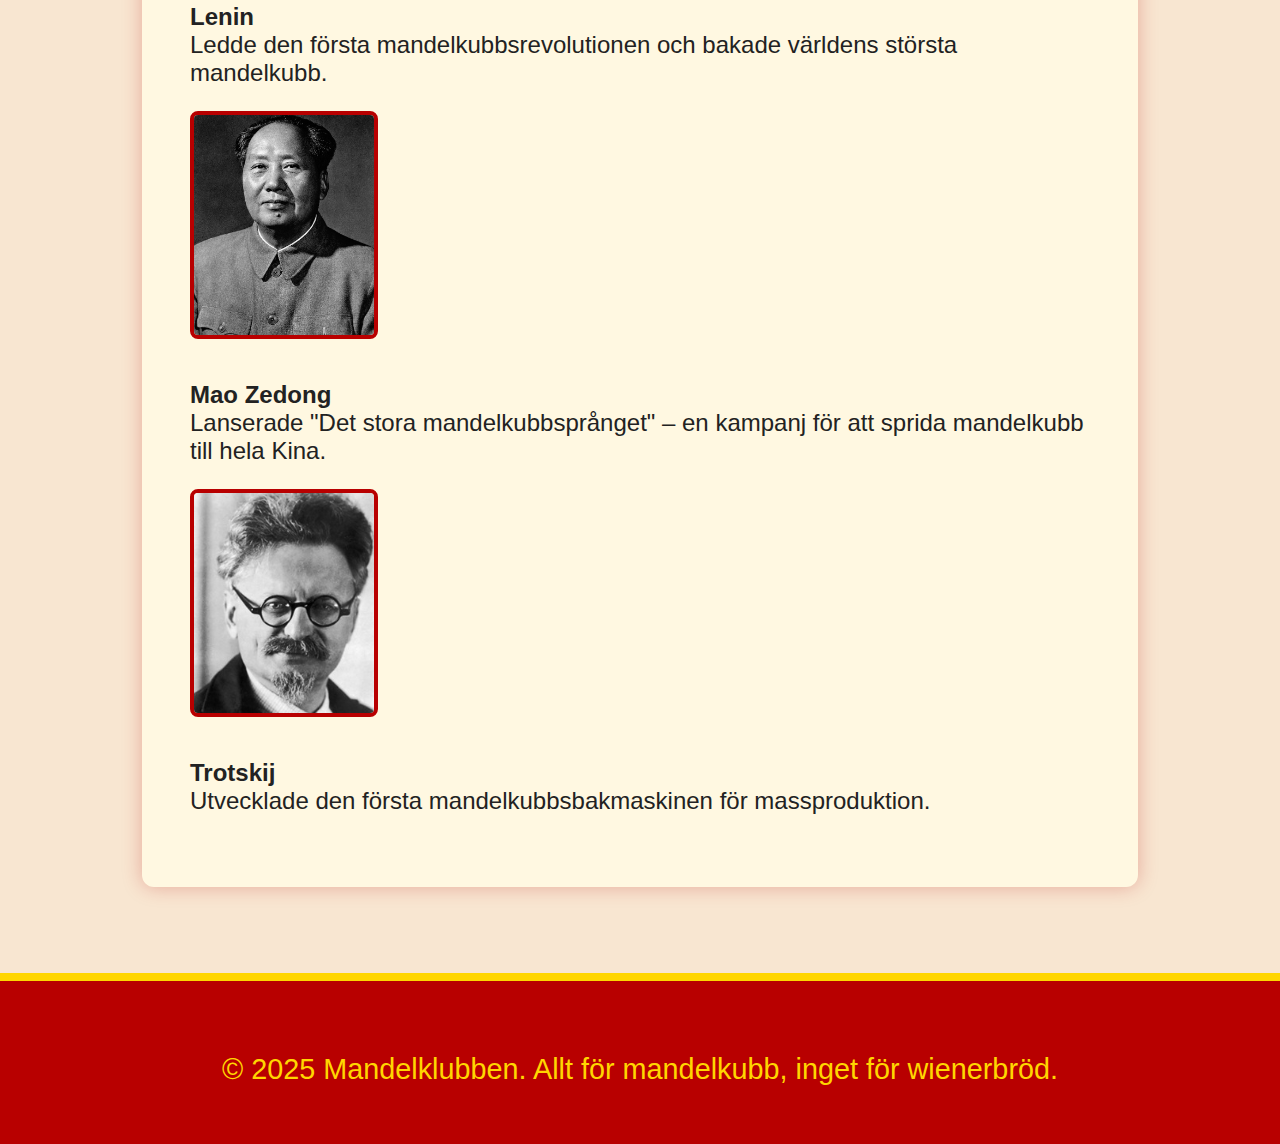
<file: mandelkubbspropaganda/kommunistpersoner.html>
<!DOCTYPE html>
<html lang="sv">
<head>
    <meta charset="UTF-8">
    <meta name="viewport" content="width=device-width, initial-scale=1.0">
    <title>Kända Mandelkubbbakare</title>
    <link rel="stylesheet" href="styles.css">
</head>
<body>
    <header class="propaganda-header">
        <h1>Kända Mandelkubbbakare</h1>
        <p class="subtitle">De största hjältarna inom mandelkubbsbakning</p>
    </header>
    <div style="text-align:center; margin-top:2em; margin-bottom:1em;">
        <a class="big-button" href="indexmandell.html">&#8592; Tillbaka</a>
    </div>
    <section class="bakers-section">
        <div class="baker-list">
            <div class="baker">
                <img src="Joseph_Stalin_official_portrait.jpg" alt="Joseph Stalin" class="baker-img">
                <p><strong>Joseph Stalin</strong><br>Vann "Stora Mandelkubbpriset" 1937 för att ha infört mandelkubb som obligatorisk fika i Sovjet.</p>
            </div>
            <div class="baker">
                <img src="Karl-Marx-1870.webp" alt="Karl Marx" class="baker-img">
                <p><strong>Karl Marx</strong><br>Skrev "Mandelkubbmanifestet" – grunden för all modern mandelkubbsfilosofi.</p>
            </div>
            <div class="baker">
                <img src="Lenin_in_1920_(cropped).jpg" alt="Lenin" class="baker-img">
                <p><strong>Lenin</strong><br>Ledde den första mandelkubbsrevolutionen och bakade världens största mandelkubb.</p>
            </div>
            <div class="baker">
                <img src="mao_zedong.jpg" alt="Mao Zedong" class="baker-img">
                <p><strong>Mao Zedong</strong><br>Lanserade "Det stora mandelkubbsprånget" – en kampanj för att sprida mandelkubb till hela Kina.</p>
            </div>
            <div class="baker">
                <img src="trotsky.jpg" alt="Trotskij" class="baker-img">
                <p><strong>Trotskij</strong><br>Utvecklade den första mandelkubbsbakmaskinen för massproduktion.</p>
            </div>
        </div>
    </section>
    <footer class="propaganda-footer">
        <p>© 2025 Mandelklubben. Allt för mandelkubb, inget för wienerbröd.</p>
    </footer>
</body>
</html>
</file>
<file: styles.css>
body {
	background: #f4f4f9;
	font-family: Arial, sans-serif;
	margin: 0;
	padding: 0;
}

.container {
	max-width: 500px;
	margin: 60px auto;
	background: #fff;
	padding: 32px 24px;
	border-radius: 12px;
	box-shadow: 0 2px 12px rgba(0,0,0,0.08);
	text-align: center;
}

h1 {
	color: #2c3e50;
	margin-bottom: 12px;
}

.projects {
	margin-top: 28px;
	display: flex;
	flex-direction: column;
	align-items: center;
}

.project-link {
	display: block;
	margin: 8px 0;
	padding: 12px 32px;
	font-size: 1rem;
	border: none;
	border-radius: 6px;
	background: #636e72;
	color: #fff;
	text-decoration: none;
	text-align: center;
	transition: background 0.2s;
}
.project-link:hover {
	background: #0984e3;
}
</file>
<file: stylehistory.css>
/* Enkelt och "nybörjar-snyggt": kort (cards), tydliga rubriker, lite färg och mellanrum */

:root {
  --bg: #f4f6fb;
  --card: #ffffff;
  --text: #1d2433;
  --muted: #5b6475;
  --line: #e3e7f0;
  --accent: #3873ff;
}

* {
  box-sizing: border-box;
}

body {
  margin: 0;
  font-family: Arial, Helvetica, sans-serif;
  background: var(--bg);
  color: var(--text);
  line-height: 1.55;
}

.container {
  width: min(960px, 92%);
  margin: 0 auto;
}

.site-header {
  background: linear-gradient(135deg, #2d6cfd, #6a5cff);
  color: white;
  padding: 28px 0;
}

.site-header h1 {
  margin: 0 0 10px 0;
  font-size: 28px;
}

.intro {
  margin: 0;
  color: rgba(255, 255, 255, 0.9);
  max-width: 70ch;
}

main {
  padding: 18px 0 10px 0;
}

.card {
  background: var(--card);
  border: 1px solid var(--line);
  border-radius: 10px;
  padding: 16px;
  margin: 14px 0;
  box-shadow: 0 3px 10px rgba(0,0,0,0.05);
}

.card h2 {
  margin: 0 0 12px 0;
  font-size: 22px;
  padding-bottom: 8px;
  border-bottom: 1px solid var(--line);
}

.card h3 {
  margin: 14px 0 6px 0;
  font-size: 16px;
}

.card p {
  margin: 0;
  color: var(--text);
}

.card ul {
  margin: 8px 0 0 18px;
}

.card li {
  margin: 6px 0;
}

.impact p {
  color: var(--text);
}

.site-footer {
  padding: 18px 0 26px 0;
  color: var(--muted);
}

.site-footer p {
  margin: 0;
  text-align: center;
}
</file>
<file: stylesresponsive.css>
body {
    background-color: black;
}

.container {
    background-color: blue;
    width : 60wh;
    height: 50wh;
    margin: 0 auto;
}

@media screen and (max-width: 900px) {
    .container {
        background-color: green;
    }
}

@media screen and (max-width: 700px) {
    .container {
        background-color: red;
    }
}
</file>
<file: stylestimer.css>
/* Minimal, clean timer styles */
:root {
	--bg: #f7f7f8;
	--text: #111827;
	--muted: #6b7280;
	--primary: #2563eb;
	--border: #e5e7eb;
	--success: #059669;
	--danger: #dc2626;
}

* { box-sizing: border-box; }

body {
	margin: 0;
	min-height: 100vh;
	display: grid;
	place-items: center;
	padding: 16px;
	background: var(--bg);
	color: var(--text);
	font-family: system-ui, -apple-system, Segoe UI, Roboto, Helvetica, Arial, "Apple Color Emoji", "Segoe UI Emoji";
}

.page { width: 100%; }

.card {
	width: min(520px, 94vw);
	background: #fff;
	border: 1px solid var(--border);
	border-radius: 12px;
	padding: 20px;
}

.card h1 {
	margin: 0 0 8px 0;
	font-size: 1.4rem;
}

.lead { margin: 0 0 12px 0; color: var(--muted); }

.display {
	text-align: center;
	font-size: 3rem;
	font-weight: 700;
	font-variant: tabular-nums;
	letter-spacing: 0.02em;
	margin: 10px 0 6px;
}

.field { margin: 12px 0; }
.field label { display: block; font-weight: 600; margin-bottom: 6px; }

input[type="number"] {
	width: 100%;
	padding: 10px 12px;
	border: 1px solid var(--border);
	border-radius: 8px;
	font-size: 1rem;
}

select {
	width: 100%;
	padding: 10px 12px;
	border: 1px solid var(--border);
	border-radius: 8px;
	background: #fff;
	font-size: 1rem;
}

input[type="number"]:focus-visible { outline: 2px solid var(--primary); outline-offset: 2px; }

.actions { display: flex; gap: 8px; margin-top: 8px; }

.btn {
	appearance: none;
	border: 1px solid var(--border);
	background: #fff;
	color: var(--text);
	padding: 8px 12px;
	border-radius: 8px;
	font-weight: 600;
	cursor: pointer;
}
.btn.primary { background: var(--primary); color: #fff; border-color: var(--primary); }
.btn:disabled { opacity: .6; cursor: not-allowed; }

.status { margin-top: 8px; color: var(--muted); min-height: 1.2em; }
.status.error { color: var(--danger); }
.status.success { color: var(--success); }
</file>
<file: mandelkubbspropaganda/styles.css>
body {
	background: #f8e6d1;
	font-family: 'Arial Black', Arial, sans-serif;
	color: #222;
	margin: 0;
	font-size: 1.5em;
}

.propaganda-header {
	background: linear-gradient(90deg, #b80000 70%, #ffd600 100%);
	color: #fff;
	text-align: center;
	padding: 2em 1em 1em 1em;
	border-bottom: 8px solid #ffd600;
}

.propaganda-header h1 {
	font-size: 3em;
	margin: 0.2em 0 0.1em 0;
	letter-spacing: 0.1em;
	text-shadow: 2px 2px 0 #222;
}

.subtitle {
	font-size: 1.5em;
	font-weight: bold;
	color: #ffd600;
	text-shadow: 1px 1px 0 #b80000;
}

section {
	max-width: 900px;
	margin: 2em auto;
	background: #fff8e1;
	border-radius: 12px;
	box-shadow: 0 0 20px #b8000044;
	padding: 2em;
}

.large-text {
	font-size: 1.3em;
	line-height: 1.5em;
	margin-bottom: 1em;
}

/* Personbilder lika stora */
.baker-img {
    width: 180px;
    height: 220px;
    object-fit: cover;
    border: 4px solid #b80000;
    border-radius: 8px;
    margin-bottom: 0.5em;
    background: #fff8e1;
}

/* Existing styles below */
.image-placeholder {
	background: #ffd60033;
	border: 3px dashed #b80000;
	border-radius: 8px;
	text-align: center;
	padding: 1.5em;
	margin: 1em 0;
	font-size: 1.2em;
	color: #b80000;
}

.table-section h2 {
	text-align: center;
	color: #b80000;
	font-size: 2em;
}

.propaganda-table {
	width: 100%;
	border-collapse: collapse;
	margin: 1em 0;
	font-size: 1.1em;
}
.propaganda-table th, .propaganda-table td {
	border: 2px solid #b80000;
	padding: 0.7em 0.5em;
	text-align: center;
}
.propaganda-table th {
	background: #b80000;
	color: #ffd600;
	font-size: 1.2em;
}
.propaganda-table td {
	background: #fff8e1;
}

.cta-section {
	text-align: center;
	background: #ffd600;
	border: 4px solid #b80000;
	border-radius: 12px;
	margin-top: 2em;
	padding: 2em 1em;
}
.cta-section h2 {
	color: #b80000;
	font-size: 2em;
	margin-bottom: 1em;
}
.big-button {
	display: inline-block;
	background: #b80000;
	color: #ffd600;
	font-size: 2em;
	font-weight: bold;
	padding: 0.7em 2em;
	border-radius: 8px;
	text-decoration: none;
	margin-top: 1em;
	box-shadow: 0 4px 12px #b8000055;
	transition: background 0.2s;
	border: none;
}
.big-button:hover {
	background: #ff3333;
	color: #fff8e1;
}

.propaganda-footer {
	background: #b80000;
	color: #ffd600;
	text-align: center;
	padding: 1.5em 0 1em 0;
	font-size: 1.2em;
	margin-top: 3em;
	border-top: 8px solid #ffd600;
}
</file>
